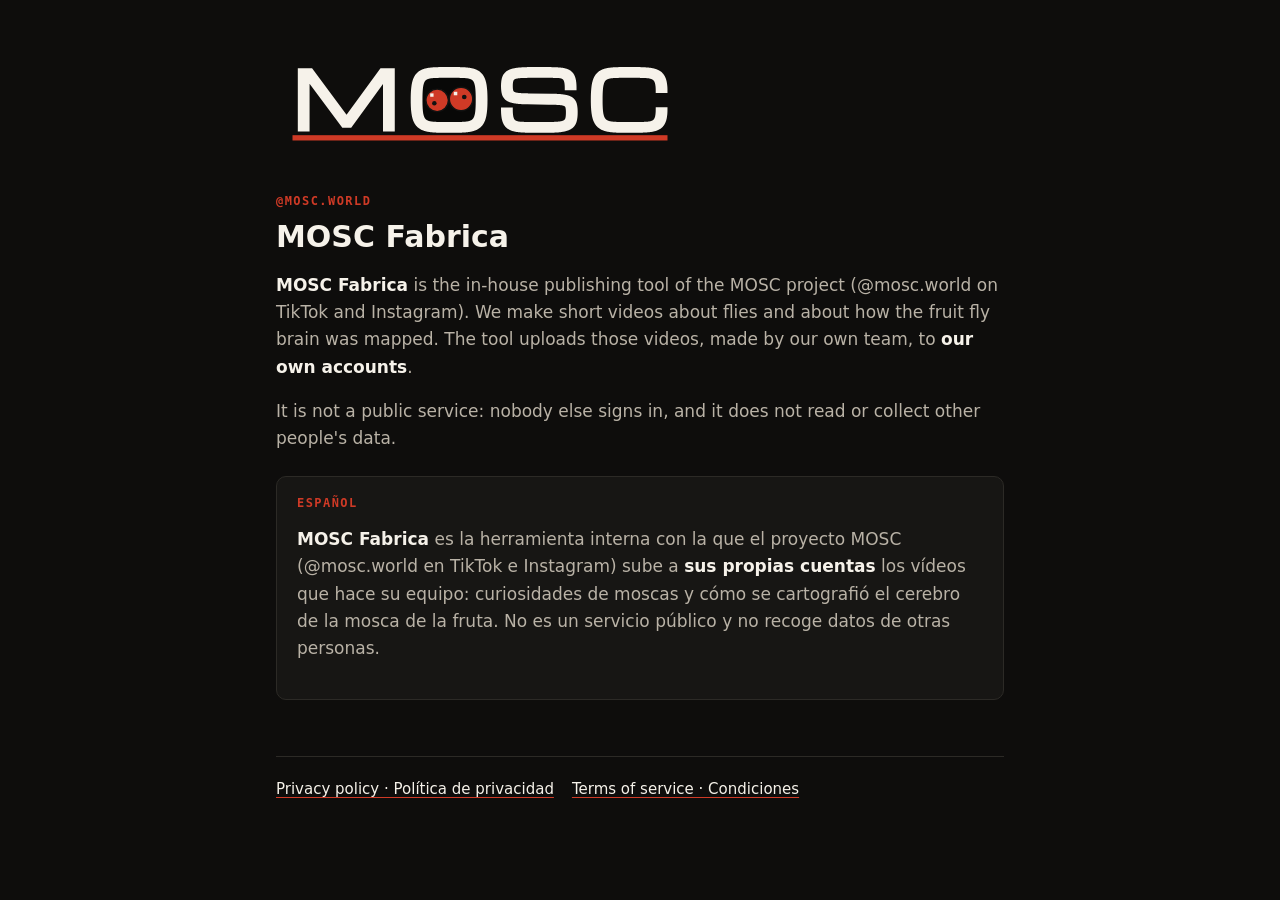
<file: index.html>
<!doctype html>
<html lang="en">
<head>
  <meta charset="utf-8">
  <meta name="viewport" content="width=device-width, initial-scale=1">
  <title>MOSC · @mosc.world</title>
  <meta name="description" content="MOSC Fabrica: the in-house publishing tool of @mosc.world.">
  <link rel="icon" href="favicon.svg" type="image/svg+xml">
  <link rel="stylesheet" href="estilo.css">
</head>
<body>
<main>
  <img class="logo" src="logo.svg" alt="MOSC">
  <p class="etiqueta">@mosc.world</p>
  <h1>MOSC Fabrica</h1>
  <p><strong>MOSC Fabrica</strong> is the in-house publishing tool of the MOSC project (@mosc.world on TikTok and Instagram). We make short videos about flies and about how the fruit fly brain was mapped. The tool uploads those videos, made by our own team, to <strong>our own accounts</strong>.</p>
  <p>It is not a public service: nobody else signs in, and it does not read or collect other people's data.</p>

  <div class="panel">
    <p class="etiqueta">Español</p>
    <p><strong>MOSC Fabrica</strong> es la herramienta interna con la que el proyecto MOSC (@mosc.world en TikTok e Instagram) sube a <strong>sus propias cuentas</strong> los vídeos que hace su equipo: curiosidades de moscas y cómo se cartografió el cerebro de la mosca de la fruta. No es un servicio público y no recoge datos de otras personas.</p>
  </div>

  <nav class="pie">
    <a href="privacidad.html">Privacy policy · Política de privacidad</a>
    <a href="condiciones.html">Terms of service · Condiciones</a>
  </nav>
</main>
</body>
</html>
</file>
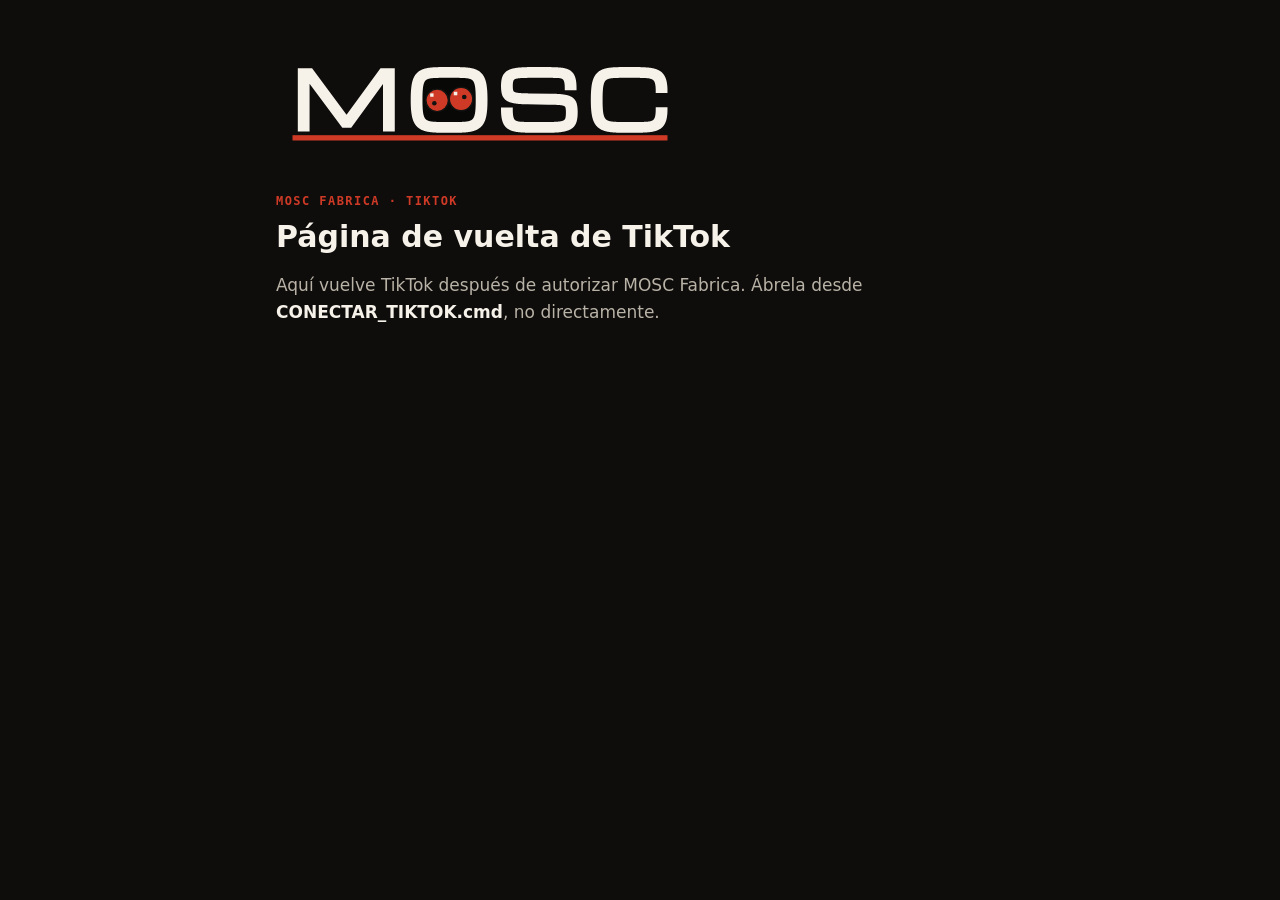
<file: tiktok/index.html>
<!doctype html>
<html lang="es">
<head>
  <meta charset="utf-8">
  <meta name="viewport" content="width=device-width, initial-scale=1">
  <meta name="robots" content="noindex">
  <meta name="referrer" content="no-referrer">
  <title>Conectar TikTok · MOSC Fabrica</title>
  <link rel="icon" href="../favicon.svg" type="image/svg+xml">
  <link rel="stylesheet" href="../estilo.css">
</head>
<body>
<main>
  <img class="logo" src="../logo.svg" alt="MOSC">
  <p class="etiqueta">MOSC Fabrica · TikTok</p>
  <div id="sin">
    <h1>Página de vuelta de TikTok</h1>
    <p>Aquí vuelve TikTok después de autorizar MOSC Fabrica. Ábrela desde <strong>CONECTAR_TIKTOK.cmd</strong>, no directamente.</p>
  </div>
  <div id="ok" hidden>
    <h1 class="ok">TikTok ha autorizado MOSC Fabrica</h1>
    <p>Copia este código y pégalo en la ventana negra de <strong>CONECTAR_TIKTOK</strong>. Caduca en unos minutos.</p>
    <div class="codigo" id="codigo"></div>
    <button id="copiar" type="button">Copiar el código</button>
    <p id="copiado" class="ok" hidden>Copiado. Ya puedes pegarlo en la ventana negra.</p>
  </div>
  <div id="mal" hidden>
    <h1 class="error">TikTok no ha dado permiso</h1>
    <p id="motivo"></p>
    <p>Vuelve a lanzar <strong>CONECTAR_TIKTOK.cmd</strong> y acepta los permisos.</p>
  </div>
</main>
<script>
  // TikTok vuelve con ?code=…&state=… (o con ?error=…). El código no sirve sin la clave secreta, que solo está en el
  // ordenador de MOSC; esta página no lo envía a ningún sitio: solo lo enseña para copiarlo.
  var q = new URLSearchParams(location.search);
  var code = q.get('code'), error = q.get('error');
  if (code) {
    document.getElementById('sin').hidden = true;
    document.getElementById('ok').hidden = false;
    document.getElementById('codigo').textContent = code;
    document.getElementById('copiar').onclick = function () {
      var ok = function () { document.getElementById('copiado').hidden = false; };
      if (navigator.clipboard) navigator.clipboard.writeText(code).then(ok, function () { seleccionar(); });
      else seleccionar();
    };
    history.replaceState(null, '', location.pathname);   // que el código no se quede en el historial
  } else if (error) {
    document.getElementById('sin').hidden = true;
    document.getElementById('mal').hidden = false;
    document.getElementById('motivo').textContent = (q.get('error_description') || error);
  }
  function seleccionar() {
    var r = document.createRange(); r.selectNodeContents(document.getElementById('codigo'));
    var s = getSelection(); s.removeAllRanges(); s.addRange(r);
  }
</script>
</body>
</html>
</file>
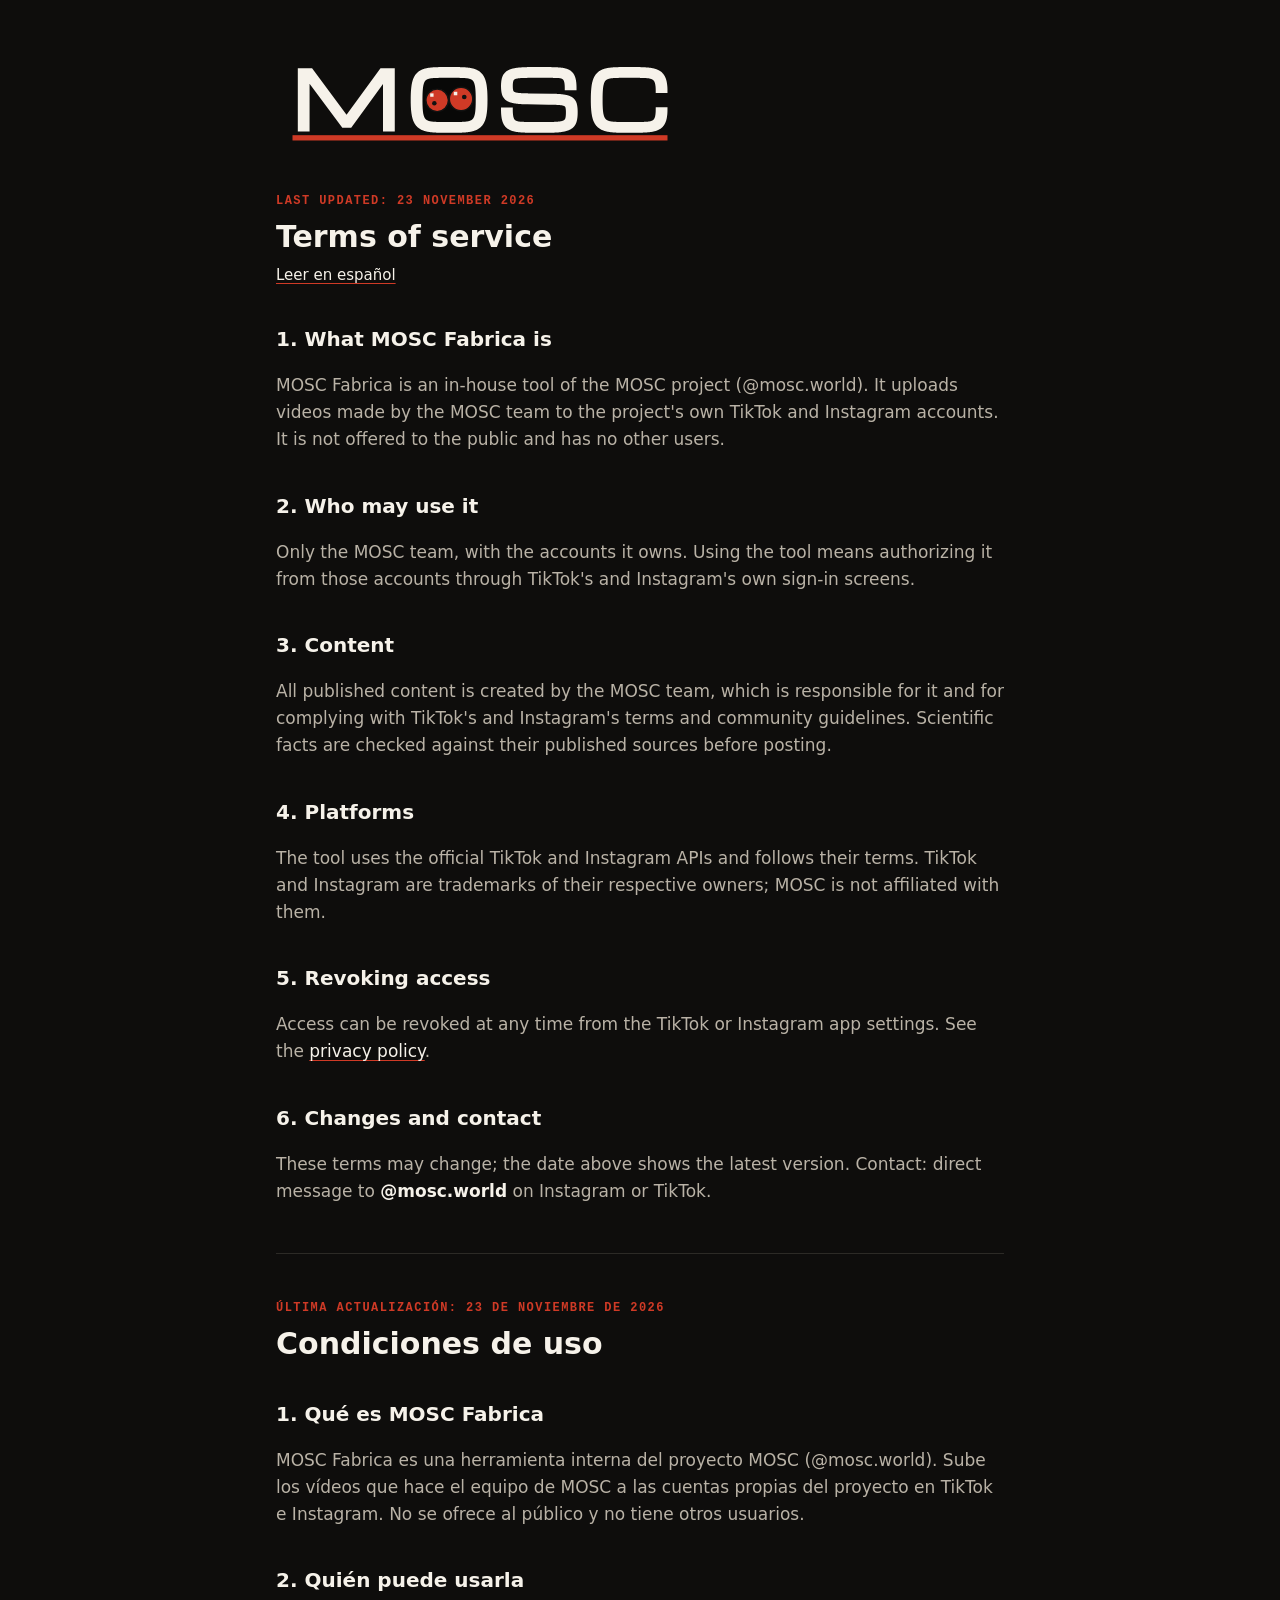
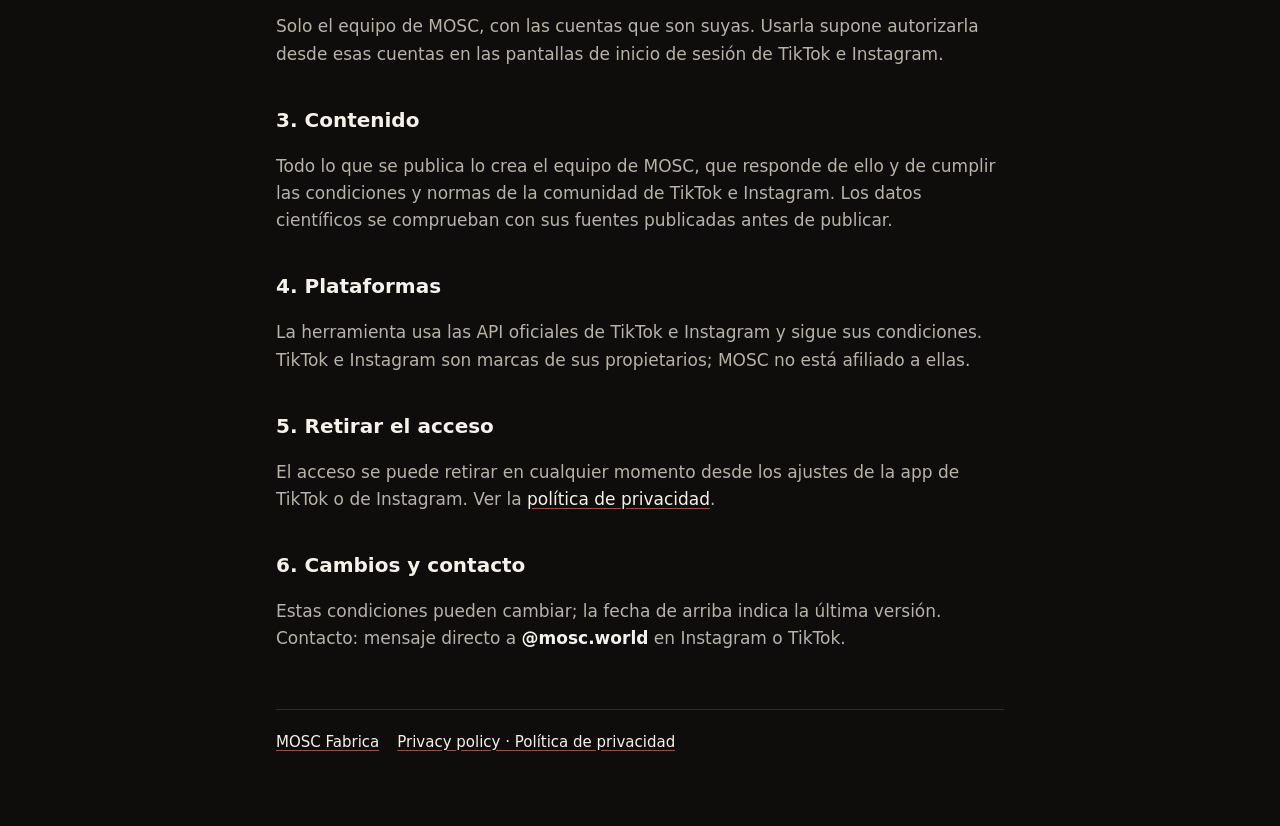
<file: condiciones.html>
<!doctype html>
<html lang="en">
<head>
  <meta charset="utf-8">
  <meta name="viewport" content="width=device-width, initial-scale=1">
  <title>Terms of service · MOSC Fabrica</title>
  <meta name="description" content="Terms of service of MOSC Fabrica, the in-house publishing tool of @mosc.world.">
  <link rel="icon" href="favicon.svg" type="image/svg+xml">
  <link rel="stylesheet" href="estilo.css">
</head>
<body>
<main>
  <a href="index.html"><img class="logo" src="logo.svg" alt="MOSC"></a>
  <p class="etiqueta">Last updated: 23 November 2026</p>
  <h1>Terms of service</h1>
  <div class="idiomas"><a href="#es">Leer en español</a></div>

  <h2>1. What MOSC Fabrica is</h2>
  <p>MOSC Fabrica is an in-house tool of the MOSC project (@mosc.world). It uploads videos made by the MOSC team to the project's own TikTok and Instagram accounts. It is not offered to the public and has no other users.</p>

  <h2>2. Who may use it</h2>
  <p>Only the MOSC team, with the accounts it owns. Using the tool means authorizing it from those accounts through TikTok's and Instagram's own sign-in screens.</p>

  <h2>3. Content</h2>
  <p>All published content is created by the MOSC team, which is responsible for it and for complying with TikTok's and Instagram's terms and community guidelines. Scientific facts are checked against their published sources before posting.</p>

  <h2>4. Platforms</h2>
  <p>The tool uses the official TikTok and Instagram APIs and follows their terms. TikTok and Instagram are trademarks of their respective owners; MOSC is not affiliated with them.</p>

  <h2>5. Revoking access</h2>
  <p>Access can be revoked at any time from the TikTok or Instagram app settings. See the <a href="privacidad.html">privacy policy</a>.</p>

  <h2>6. Changes and contact</h2>
  <p>These terms may change; the date above shows the latest version. Contact: direct message to <strong>@mosc.world</strong> on Instagram or TikTok.</p>

  <hr>

  <section id="es" lang="es">
    <p class="etiqueta">Última actualización: 23 de noviembre de 2026</p>
    <h1>Condiciones de uso</h1>

    <h2>1. Qué es MOSC Fabrica</h2>
    <p>MOSC Fabrica es una herramienta interna del proyecto MOSC (@mosc.world). Sube los vídeos que hace el equipo de MOSC a las cuentas propias del proyecto en TikTok e Instagram. No se ofrece al público y no tiene otros usuarios.</p>

    <h2>2. Quién puede usarla</h2>
    <p>Solo el equipo de MOSC, con las cuentas que son suyas. Usarla supone autorizarla desde esas cuentas en las pantallas de inicio de sesión de TikTok e Instagram.</p>

    <h2>3. Contenido</h2>
    <p>Todo lo que se publica lo crea el equipo de MOSC, que responde de ello y de cumplir las condiciones y normas de la comunidad de TikTok e Instagram. Los datos científicos se comprueban con sus fuentes publicadas antes de publicar.</p>

    <h2>4. Plataformas</h2>
    <p>La herramienta usa las API oficiales de TikTok e Instagram y sigue sus condiciones. TikTok e Instagram son marcas de sus propietarios; MOSC no está afiliado a ellas.</p>

    <h2>5. Retirar el acceso</h2>
    <p>El acceso se puede retirar en cualquier momento desde los ajustes de la app de TikTok o de Instagram. Ver la <a href="privacidad.html">política de privacidad</a>.</p>

    <h2>6. Cambios y contacto</h2>
    <p>Estas condiciones pueden cambiar; la fecha de arriba indica la última versión. Contacto: mensaje directo a <strong>@mosc.world</strong> en Instagram o TikTok.</p>
  </section>

  <nav class="pie">
    <a href="index.html">MOSC Fabrica</a>
    <a href="privacidad.html">Privacy policy · Política de privacidad</a>
  </nav>
</main>
</body>
</html>
</file>
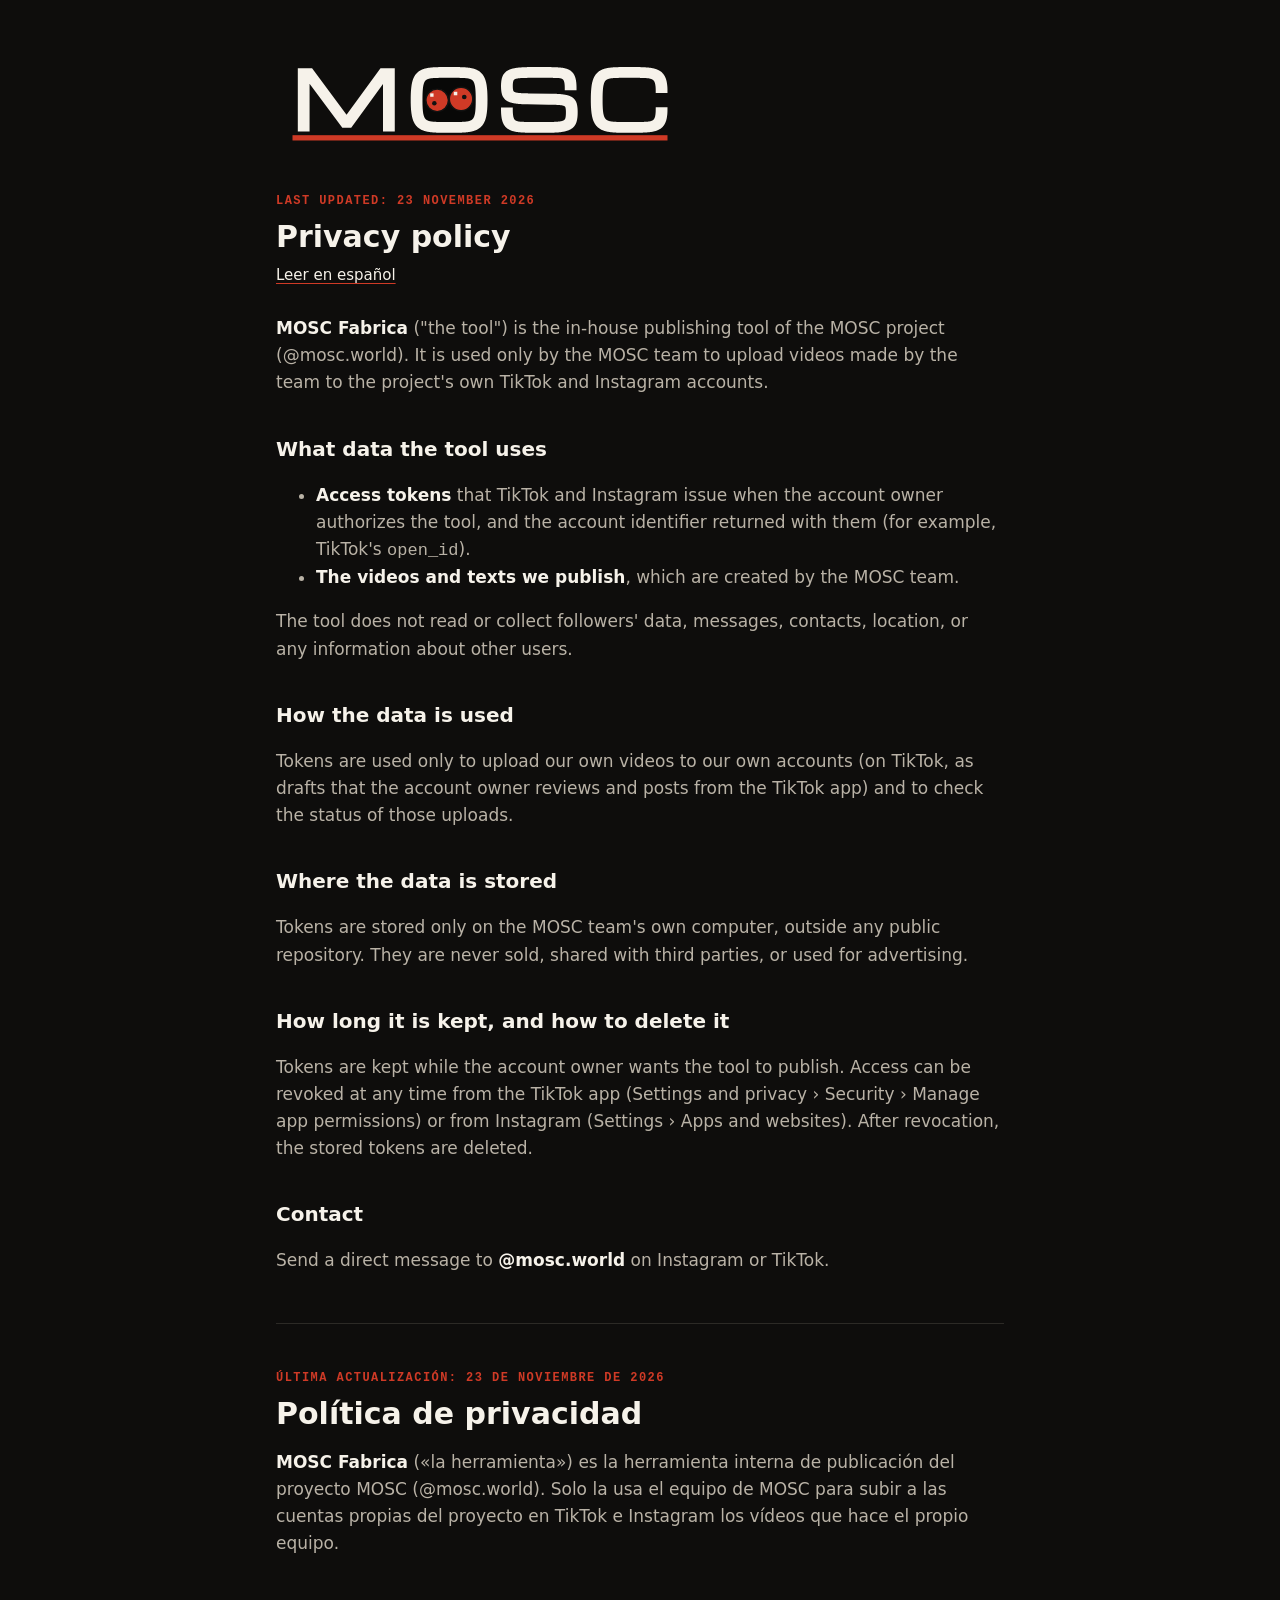
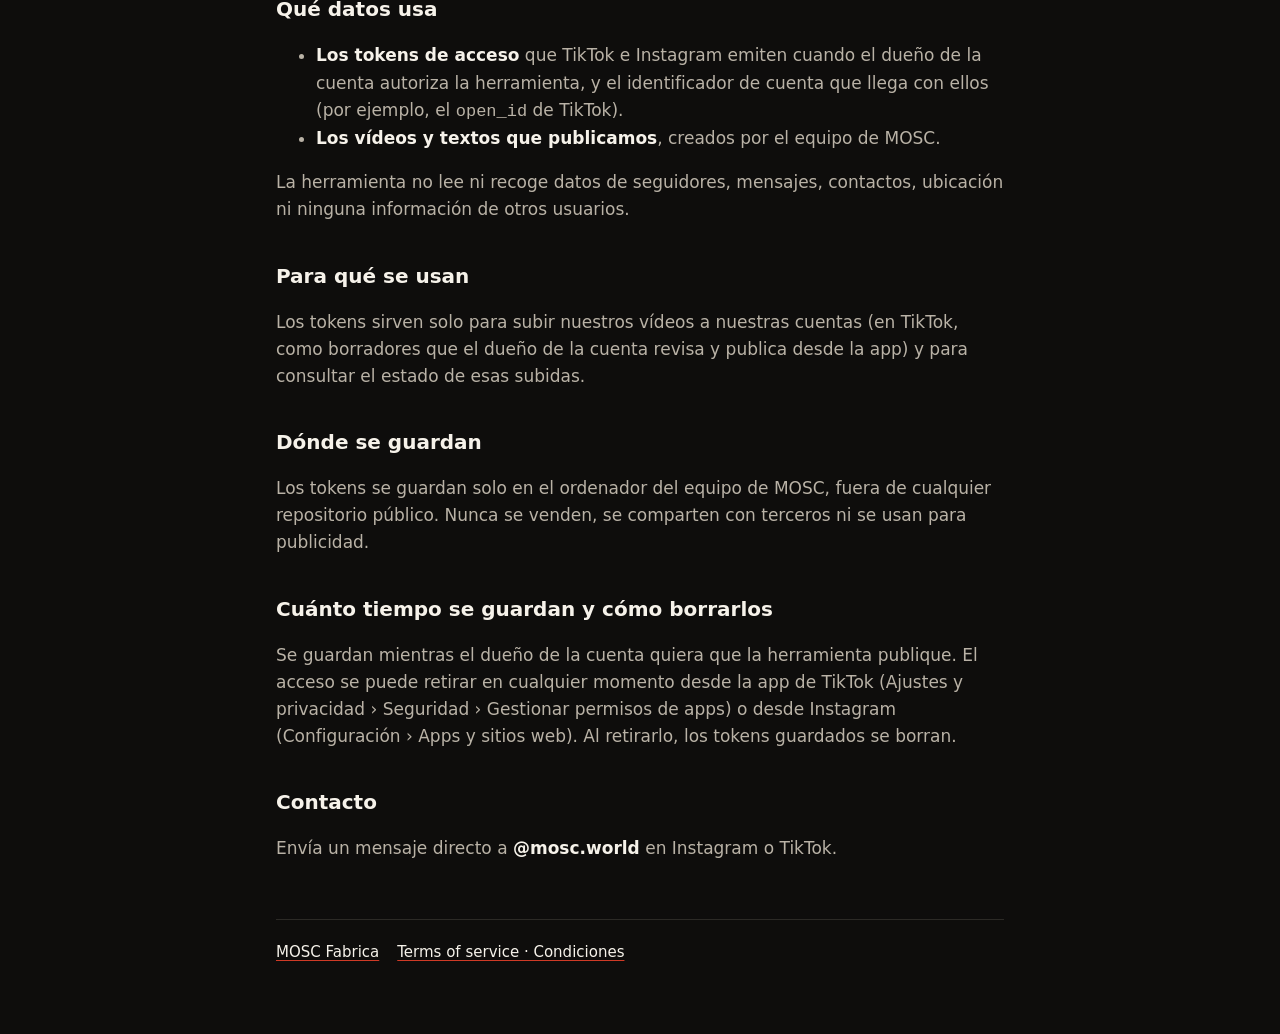
<file: privacidad.html>
<!doctype html>
<html lang="en">
<head>
  <meta charset="utf-8">
  <meta name="viewport" content="width=device-width, initial-scale=1">
  <title>Privacy policy · MOSC Fabrica</title>
  <meta name="description" content="Privacy policy of MOSC Fabrica, the in-house publishing tool of @mosc.world.">
  <link rel="icon" href="favicon.svg" type="image/svg+xml">
  <link rel="stylesheet" href="estilo.css">
</head>
<body>
<main>
  <a href="index.html"><img class="logo" src="logo.svg" alt="MOSC"></a>
  <p class="etiqueta">Last updated: 23 November 2026</p>
  <h1>Privacy policy</h1>
  <div class="idiomas"><a href="#es">Leer en español</a></div>

  <p><strong>MOSC Fabrica</strong> ("the tool") is the in-house publishing tool of the MOSC project (@mosc.world). It is used only by the MOSC team to upload videos made by the team to the project's own TikTok and Instagram accounts.</p>

  <h2>What data the tool uses</h2>
  <ul>
    <li><strong>Access tokens</strong> that TikTok and Instagram issue when the account owner authorizes the tool, and the account identifier returned with them (for example, TikTok's <code>open_id</code>).</li>
    <li><strong>The videos and texts we publish</strong>, which are created by the MOSC team.</li>
  </ul>
  <p>The tool does not read or collect followers' data, messages, contacts, location, or any information about other users.</p>

  <h2>How the data is used</h2>
  <p>Tokens are used only to upload our own videos to our own accounts (on TikTok, as drafts that the account owner reviews and posts from the TikTok app) and to check the status of those uploads.</p>

  <h2>Where the data is stored</h2>
  <p>Tokens are stored only on the MOSC team's own computer, outside any public repository. They are never sold, shared with third parties, or used for advertising.</p>

  <h2>How long it is kept, and how to delete it</h2>
  <p>Tokens are kept while the account owner wants the tool to publish. Access can be revoked at any time from the TikTok app (Settings and privacy › Security › Manage app permissions) or from Instagram (Settings › Apps and websites). After revocation, the stored tokens are deleted.</p>

  <h2>Contact</h2>
  <p>Send a direct message to <strong>@mosc.world</strong> on Instagram or TikTok.</p>

  <hr>

  <section id="es" lang="es">
    <p class="etiqueta">Última actualización: 23 de noviembre de 2026</p>
    <h1>Política de privacidad</h1>
    <p><strong>MOSC Fabrica</strong> («la herramienta») es la herramienta interna de publicación del proyecto MOSC (@mosc.world). Solo la usa el equipo de MOSC para subir a las cuentas propias del proyecto en TikTok e Instagram los vídeos que hace el propio equipo.</p>

    <h2>Qué datos usa</h2>
    <ul>
      <li><strong>Los tokens de acceso</strong> que TikTok e Instagram emiten cuando el dueño de la cuenta autoriza la herramienta, y el identificador de cuenta que llega con ellos (por ejemplo, el <code>open_id</code> de TikTok).</li>
      <li><strong>Los vídeos y textos que publicamos</strong>, creados por el equipo de MOSC.</li>
    </ul>
    <p>La herramienta no lee ni recoge datos de seguidores, mensajes, contactos, ubicación ni ninguna información de otros usuarios.</p>

    <h2>Para qué se usan</h2>
    <p>Los tokens sirven solo para subir nuestros vídeos a nuestras cuentas (en TikTok, como borradores que el dueño de la cuenta revisa y publica desde la app) y para consultar el estado de esas subidas.</p>

    <h2>Dónde se guardan</h2>
    <p>Los tokens se guardan solo en el ordenador del equipo de MOSC, fuera de cualquier repositorio público. Nunca se venden, se comparten con terceros ni se usan para publicidad.</p>

    <h2>Cuánto tiempo se guardan y cómo borrarlos</h2>
    <p>Se guardan mientras el dueño de la cuenta quiera que la herramienta publique. El acceso se puede retirar en cualquier momento desde la app de TikTok (Ajustes y privacidad › Seguridad › Gestionar permisos de apps) o desde Instagram (Configuración › Apps y sitios web). Al retirarlo, los tokens guardados se borran.</p>

    <h2>Contacto</h2>
    <p>Envía un mensaje directo a <strong>@mosc.world</strong> en Instagram o TikTok.</p>
  </section>

  <nav class="pie">
    <a href="index.html">MOSC Fabrica</a>
    <a href="condiciones.html">Terms of service · Condiciones</a>
  </nav>
</main>
</body>
</html>
</file>
<file: estilo.css>
:root {
  --negro: #0e0d0c;
  --panel: #171614;
  --marfil: #f6f2ea;
  --tenue: #b9b2a6;
  --oxido: #cf3a26;
  --borde: #2c2a26;
}
* { box-sizing: border-box; }
html { background: var(--negro); }
body {
  margin: 0;
  background: var(--negro);
  color: var(--marfil);
  font: 17px/1.6 system-ui, -apple-system, "Segoe UI", Roboto, sans-serif;
}
main { max-width: 760px; margin: 0 auto; padding: 48px 16px 72px; }
.logo { display: block; width: min(420px, 100%); height: auto; margin: 0 0 32px -6px; }
h1 { font-size: 30px; line-height: 1.2; margin: 0 0 8px; }
h2 { font-size: 20px; margin: 36px 0 8px; color: var(--marfil); }
p, li { color: var(--tenue); }
strong { color: var(--marfil); }
a { color: var(--marfil); text-decoration-color: var(--oxido); text-underline-offset: 3px; }
.etiqueta { font: 600 12px/1 ui-monospace, "SFMono-Regular", Consolas, monospace; letter-spacing: .12em; text-transform: uppercase; color: var(--oxido); margin: 0 0 12px; }
.idiomas { display: flex; gap: 12px; margin: 0 0 28px; font-size: 15px; }
.panel { background: var(--panel); border: 1px solid var(--borde); border-radius: 10px; padding: 20px; margin: 24px 0; }
nav.pie { margin-top: 56px; padding-top: 20px; border-top: 1px solid var(--borde); display: flex; flex-wrap: wrap; gap: 18px; font-size: 15px; }
.codigo { font: 600 18px/1.4 ui-monospace, Consolas, monospace; word-break: break-all; color: var(--marfil); background: #000; border: 1px solid var(--borde); border-radius: 8px; padding: 14px; margin: 12px 0; }
button { font: 600 16px/1 system-ui, sans-serif; color: var(--negro); background: var(--marfil); border: 0; border-radius: 8px; padding: 12px 18px; cursor: pointer; }
button:active { transform: translateY(1px); }
.ok { color: var(--marfil); }
.error { color: #ff8a78; }
hr { border: 0; border-top: 1px solid var(--borde); margin: 48px 0; }
</file>
